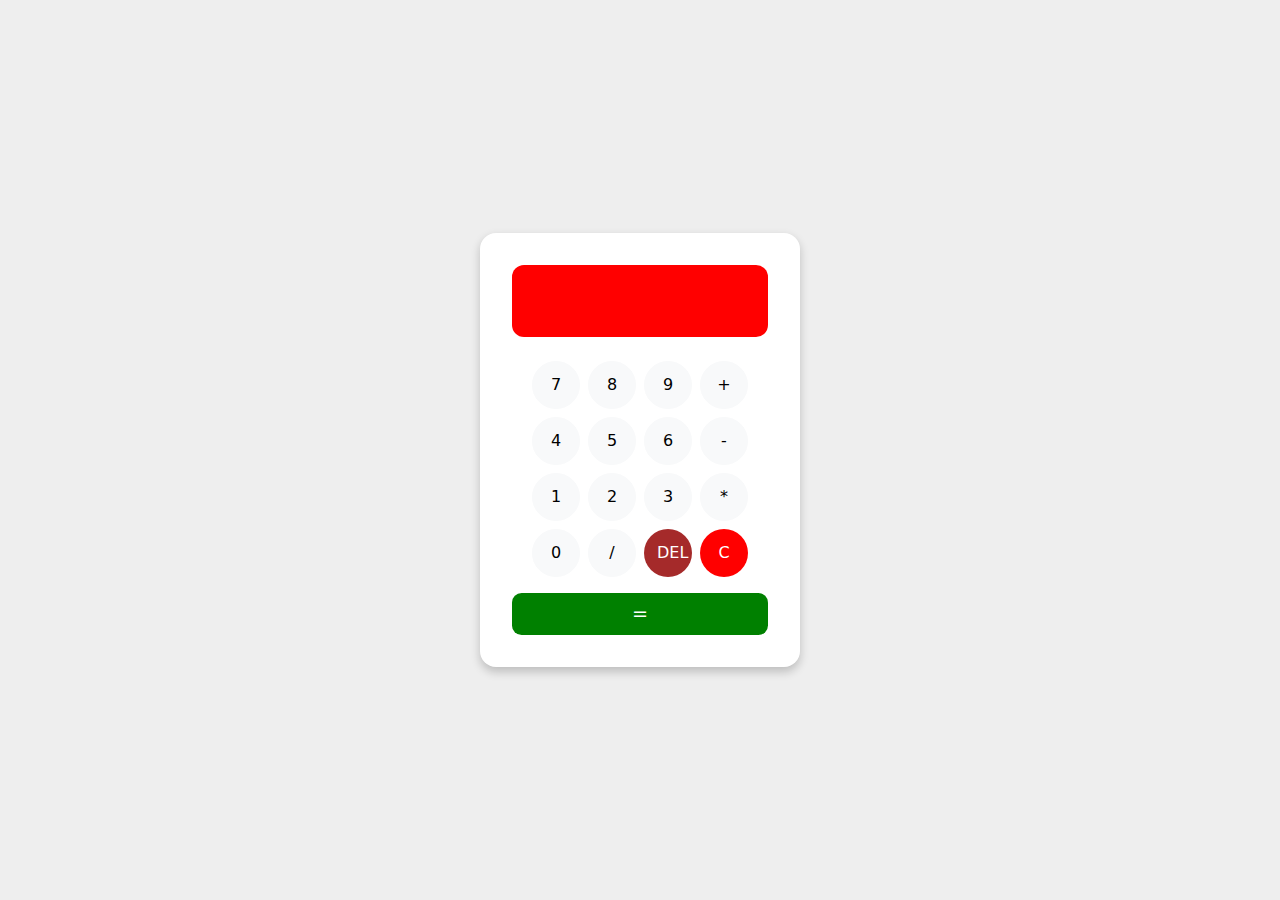
<file: calculator/index.html>
<!DOCTYPE html>
<html lang="en">
  <head>
    <meta charset="UTF-8" />
    <meta name="viewport" content="width=device-width, initial-scale=1.0" />
    <title>Calculator</title>
    <link
      href="https://cdn.jsdelivr.net/npm/bootstrap@5.3.0/dist/css/bootstrap.min.css"
      rel="stylesheet"
    />
    <link rel="stylesheet" href="style.css">
  </head>
<div class="calc text-center">
    <!-- screen -->
    <input title="screen" id="calculatorScreen" class="form-control screen" />

    <!-- btns -->
    <div class="d-flex flex-wrap justify-content-center gap-2">
      <button class="btn btn-light btn-circle" onclick="pressKey('7')">7</button>
      <button class="btn btn-light btn-circle" onclick="pressKey('8')">8</button>
      <button class="btn btn-light btn-circle" onclick="pressKey('9')">9</button>
      <button class="btn btn-light btn-circle" onclick="pressKey('+')">+</button>

      <button class="btn btn-light btn-circle" onclick="pressKey('4')">4</button>
      <button class="btn btn-light btn-circle" onclick="pressKey('5')">5</button>
      <button class="btn btn-light btn-circle" onclick="pressKey('6')">6</button>
      <button class="btn btn-light btn-circle" onclick="pressKey('-')">-</button>

      <button class="btn btn-light btn-circle" onclick="pressKey('1')">1</button>
      <button class="btn btn-light btn-circle" onclick="pressKey('2')">2</button>
      <button class="btn btn-light btn-circle" onclick="pressKey('3')">3</button>
      <button class="btn btn-light btn-circle" onclick="pressKey('*')">*</button>

      <button class="btn btn-light btn-circle" onclick="pressKey('0')">0</button>
      <button class="btn btn-light btn-circle" onclick="pressKey('/')">/</button>
      <button class="btn btn-del btn-circle" onclick="clearScreen()">DEL</button>
      <button class="btn btn-c btn-circle" onclick="">C</button>
    </div>

    <button class="btn btn-equal mt-3">=</button>
  </div>  <script src="script.js"></script>
  </body>
</html>
</file>
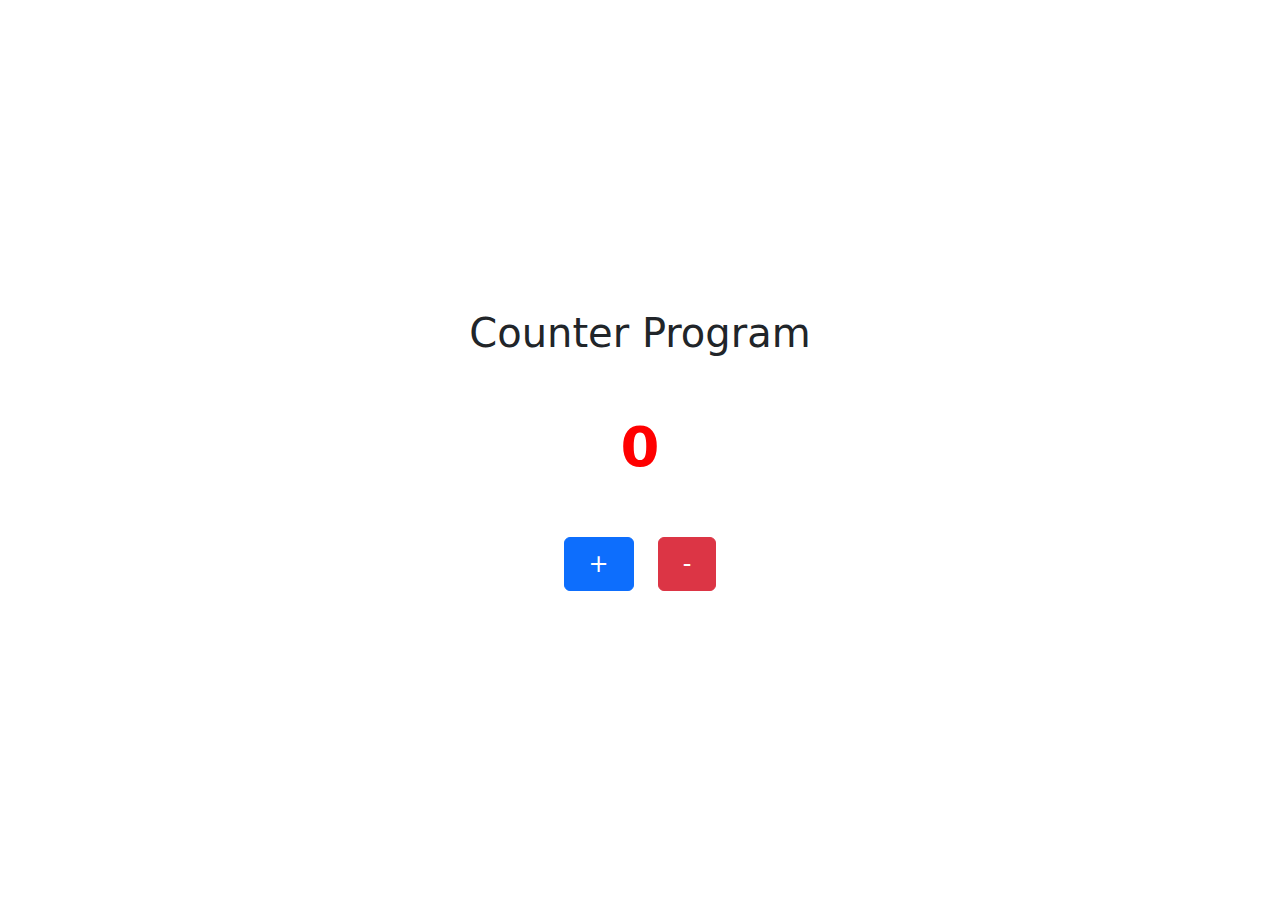
<file: counter/index.html>
<!DOCTYPE html>
<html lang="en">
  <head>
    <meta charset="UTF-8" />
    <meta name="viewport" content="width=device-width, initial-scale=1.0" />
    <title>Counter</title>

    <!-- Bootstrap -->
    <link
      href="https://cdn.jsdelivr.net/npm/bootstrap@5.3.3/dist/css/bootstrap.min.css"
      rel="stylesheet"
    />
    <link rel="stylesheet" href="style.css" />
  </head>
  <body class="d-flex justify-content-center align-items-center vh-100">
    <div class="text-center">
      <h1 class="mb-5">Counter Program</h1>
      <div id="heading" class="mb-5">0</div>
      <div class="d-flex justify-content-center gap-4">
        <button
          id="increase"
          class="btn btn-primary px-4 py-2 fs-4"
          onclick="increment()"
        >
          +
        </button>
        <button
          id="decrease"
          class="btn btn-danger px-4 py-2 fs-4"
          onclick="decrement()"
        >
          -
        </button>
      </div>
    </div>

    <script src="script.js"></script>
  </body>
</html>
</file>
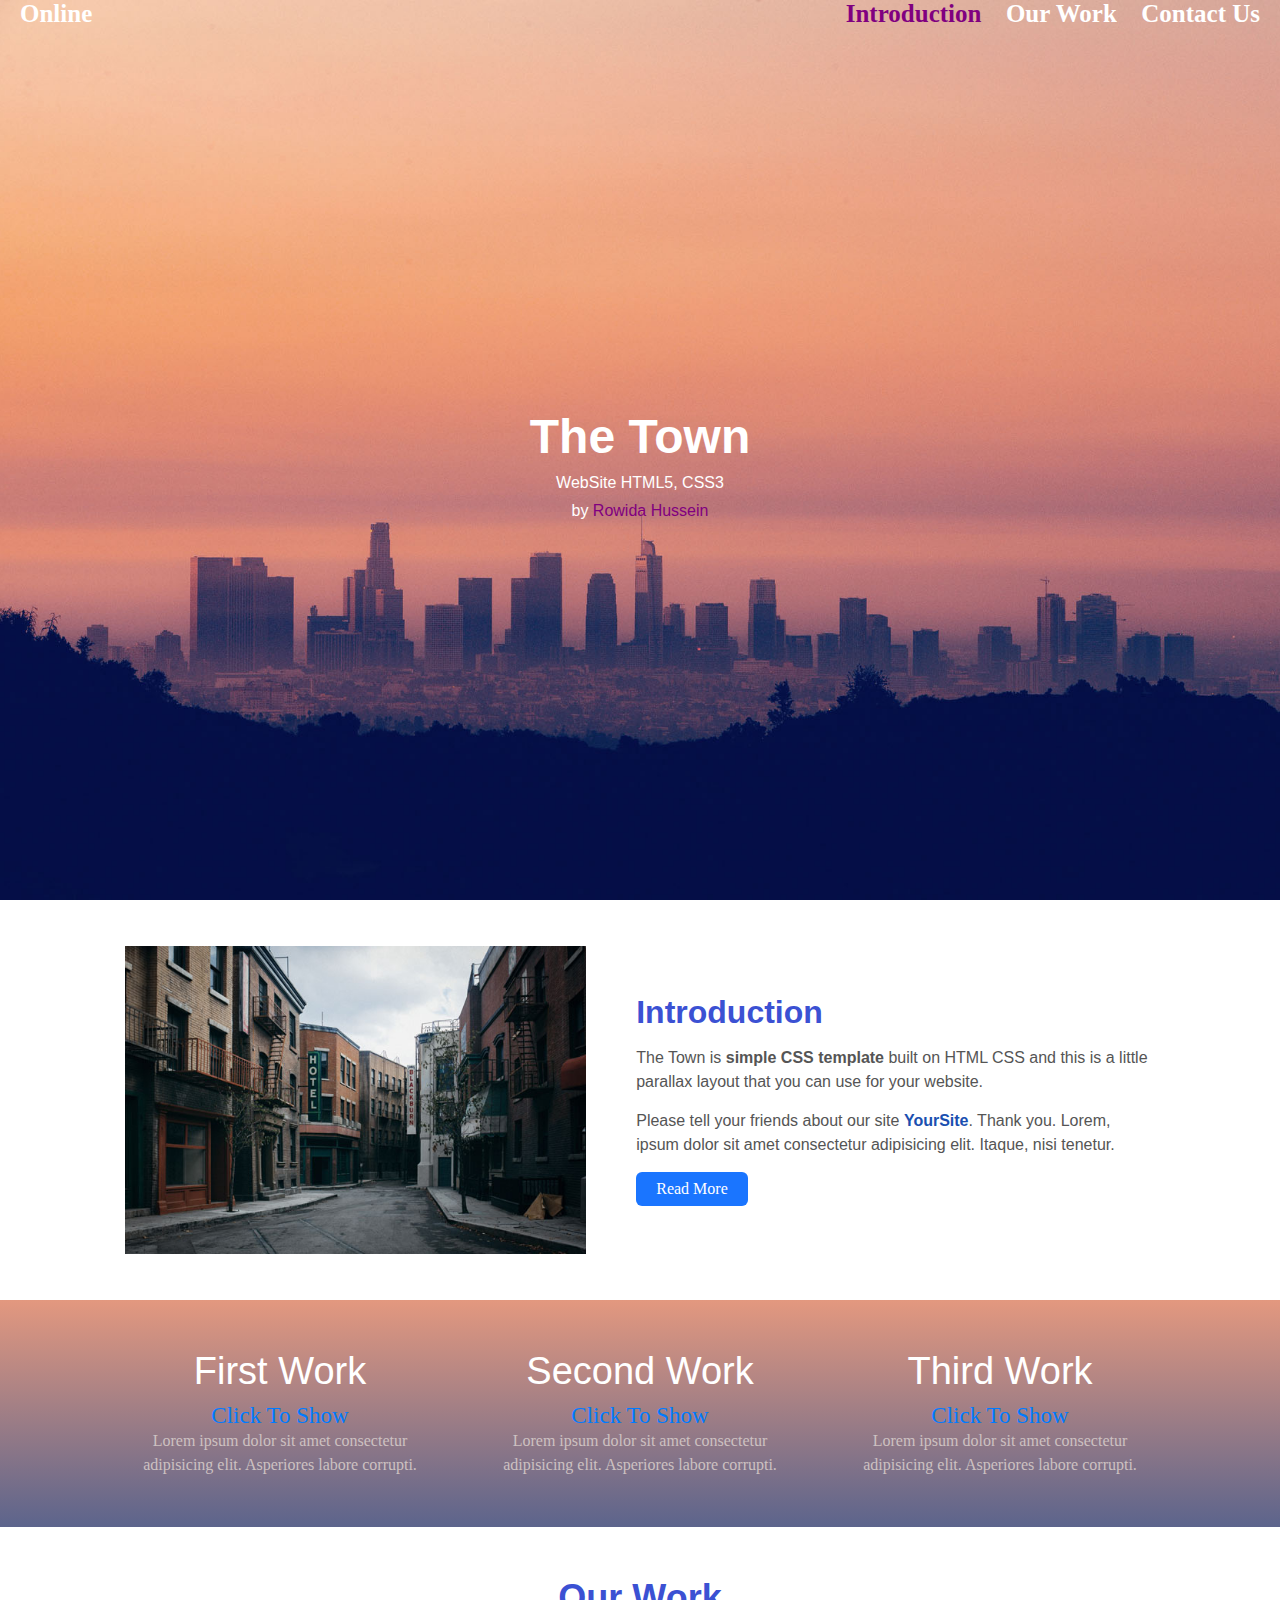
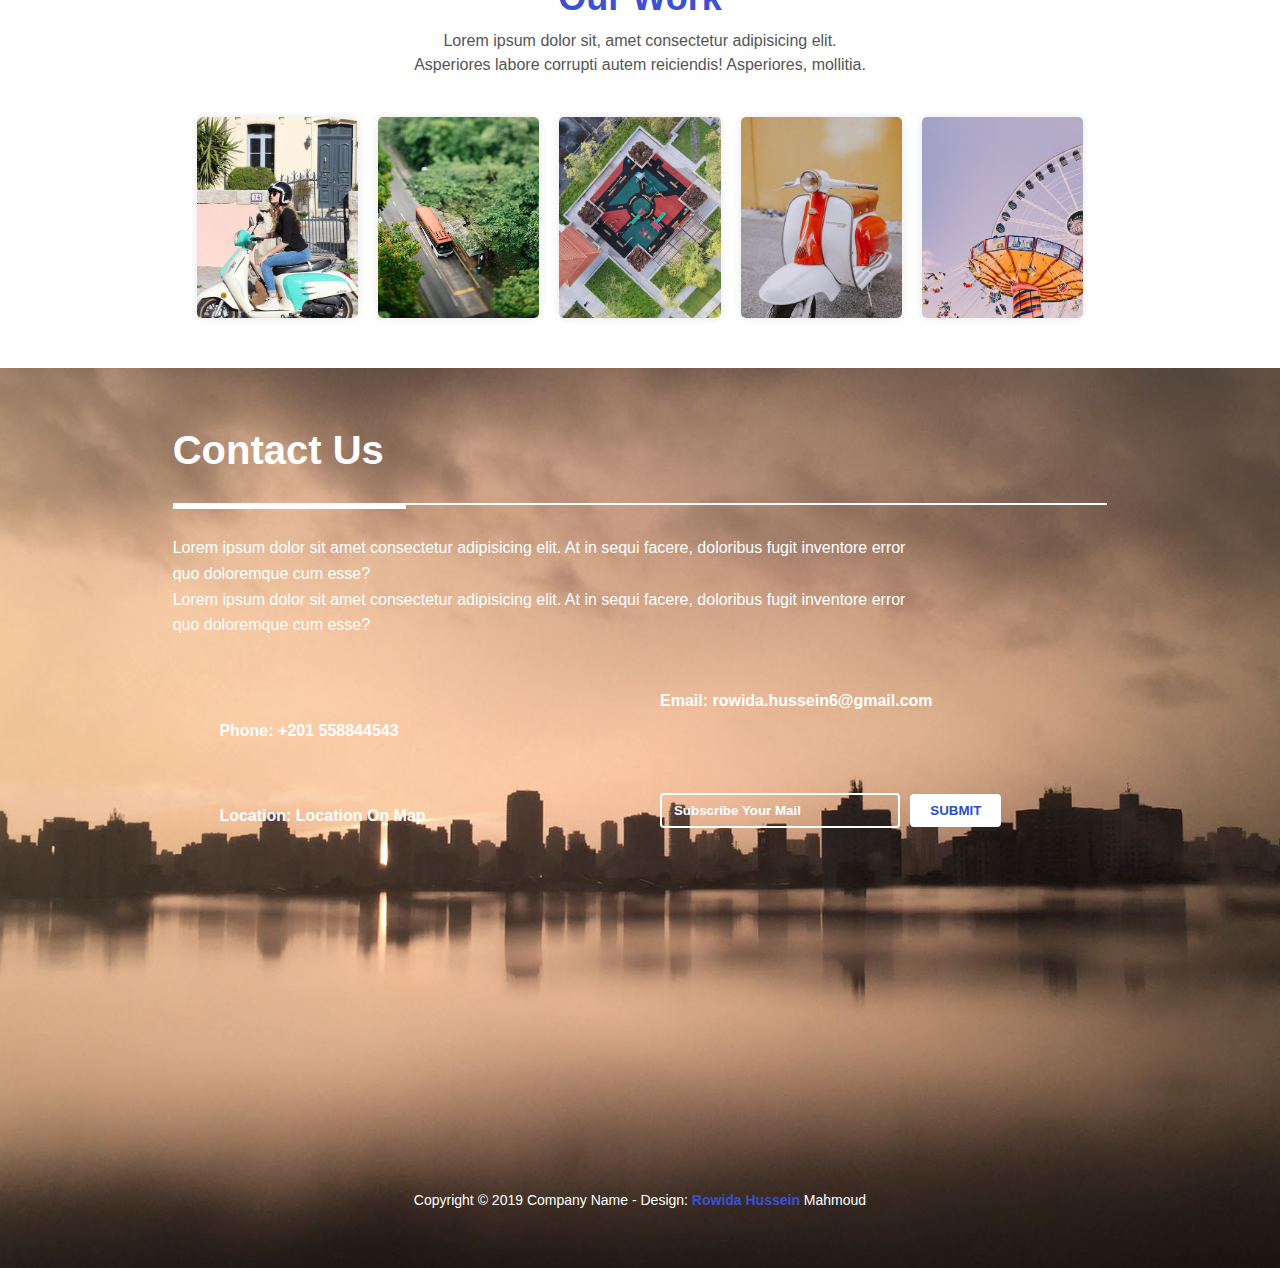
<file: task1/index.html>
<!DOCTYPE html>
<html lang="en">
  <head>
    <meta charset="UTF-8" />
    <meta name="viewport" content="width=device-width, initial-scale=1.0" />
    <title>React App</title>
    <link rel="stylesheet" href="style.css" />
  </head>
  <body>
    <section class="hero-section">
      <header>
        <a href="#" class="logo">Online</a>
        <nav>
          <a href="#" class="active">Introduction</a>
          <a href="#">Our Work</a>
          <a href="#">Contact Us</a>
        </nav>
      </header>

      <div class="hero-content">
        <h1>The Town</h1>
        <p>WebSite HTML5, CSS3</p>
        <p>by <span>Rowida Hussein</span></p>
      </div>
    </section>

    <section class="intro-section">
      <img src="img/street.jpg" alt="Street" class="intro-img" />
      <div class="intro-text">
        <h2>Introduction</h2>
        <p>
          The Town is <strong>simple CSS template</strong> built on HTML CSS and
          this is a little parallax layout that you can use for your website.
        </p>
        <p>
          Please tell your friends about our site <a href="#">YourSite</a>.
          Thank you. Lorem, ipsum dolor sit amet consectetur adipisicing elit.
          Itaque, nisi tenetur.
        </p>
        <button>Read More</button>
      </div>
    </section>

    <section class="works-section">
      <div class="work-card">
        <h2>First Work</h2>
        <a href="#">Click To Show</a>
        <p>
          Lorem ipsum dolor sit amet consectetur adipisicing elit. Asperiores
          labore corrupti.
        </p>
      </div>
      <div class="work-card">
        <h2>Second Work</h2>
        <a href="#">Click To Show</a>
        <p>
          Lorem ipsum dolor sit amet consectetur adipisicing elit. Asperiores
          labore corrupti.
        </p>
      </div>
      <div class="work-card">
        <h2>Third Work</h2>
        <a href="#">Click To Show</a>
        <p>
          Lorem ipsum dolor sit amet consectetur adipisicing elit. Asperiores
          labore corrupti.
        </p>
      </div>
    </section>

    <section class="our-work-section">
      <div class="section-title">
        <h2>Our Work</h2>
        <p>
          Lorem ipsum dolor sit, amet consectetur adipisicing elit.<br />
          Asperiores labore corrupti autem reiciendis! Asperiores, mollitia.
        </p>
      </div>

      <div class="work-gallery">
        <img src="img/gallery-img-01.f25f9d70ba9c0d823dfc.jpg" alt="work 1" />
        <img src="img/gallery-img-02.4fd85b73e5d68c8e3858.jpg" alt="work 2" />
        <img src="img/gallery-img-03.f869b983869a8ee411c5.jpg" alt="work 3" />
        <img src="img/gallery-img-04.a5c52c8ad07dbb52d80b.jpg" alt="work 4" />
        <img src="img/gallery-img-05.02ff04a6a3436acc970b.jpg" alt="work 5" />
      </div>
    </section>

    <section class="contact-section">
      <div class="contact-content">
        <h2>Contact Us</h2>
        <hr />
        <p>
          Lorem ipsum dolor sit amet consectetur adipisicing elit. At in sequi
          facere, doloribus fugit inventore error quo doloremque cum esse?<br />
          Lorem ipsum dolor sit amet consectetur adipisicing elit. At in sequi
          facere, doloribus fugit inventore error quo doloremque cum esse?
        </p>

        <div class="contact-details">
          <div class="info-left">
            <p><strong>Phone:</strong> +201 558844543</p>
            <p style="padding-top: 50px">
              <strong>Location:</strong> Location On Map
            </p>
          </div>
          <div class="info-right">
            <p><strong>Email:</strong> rowida.hussein6@gmail.com</p>
            <div class="subscribe" style="padding-top: 30px;">
              <input type="email" placeholder="Subscribe Your Mail" />
              <button>SUBMIT</button>
            </div>
          </div>
        </div>
      </div>
      <footer class="contact-footer">
        <p>
          Copyright © 2019 Company Name - Design:
          <span>Rowida Hussein</span> Mahmoud
        </p>
      </footer>
    </section>
  </body>
</html>
</file>
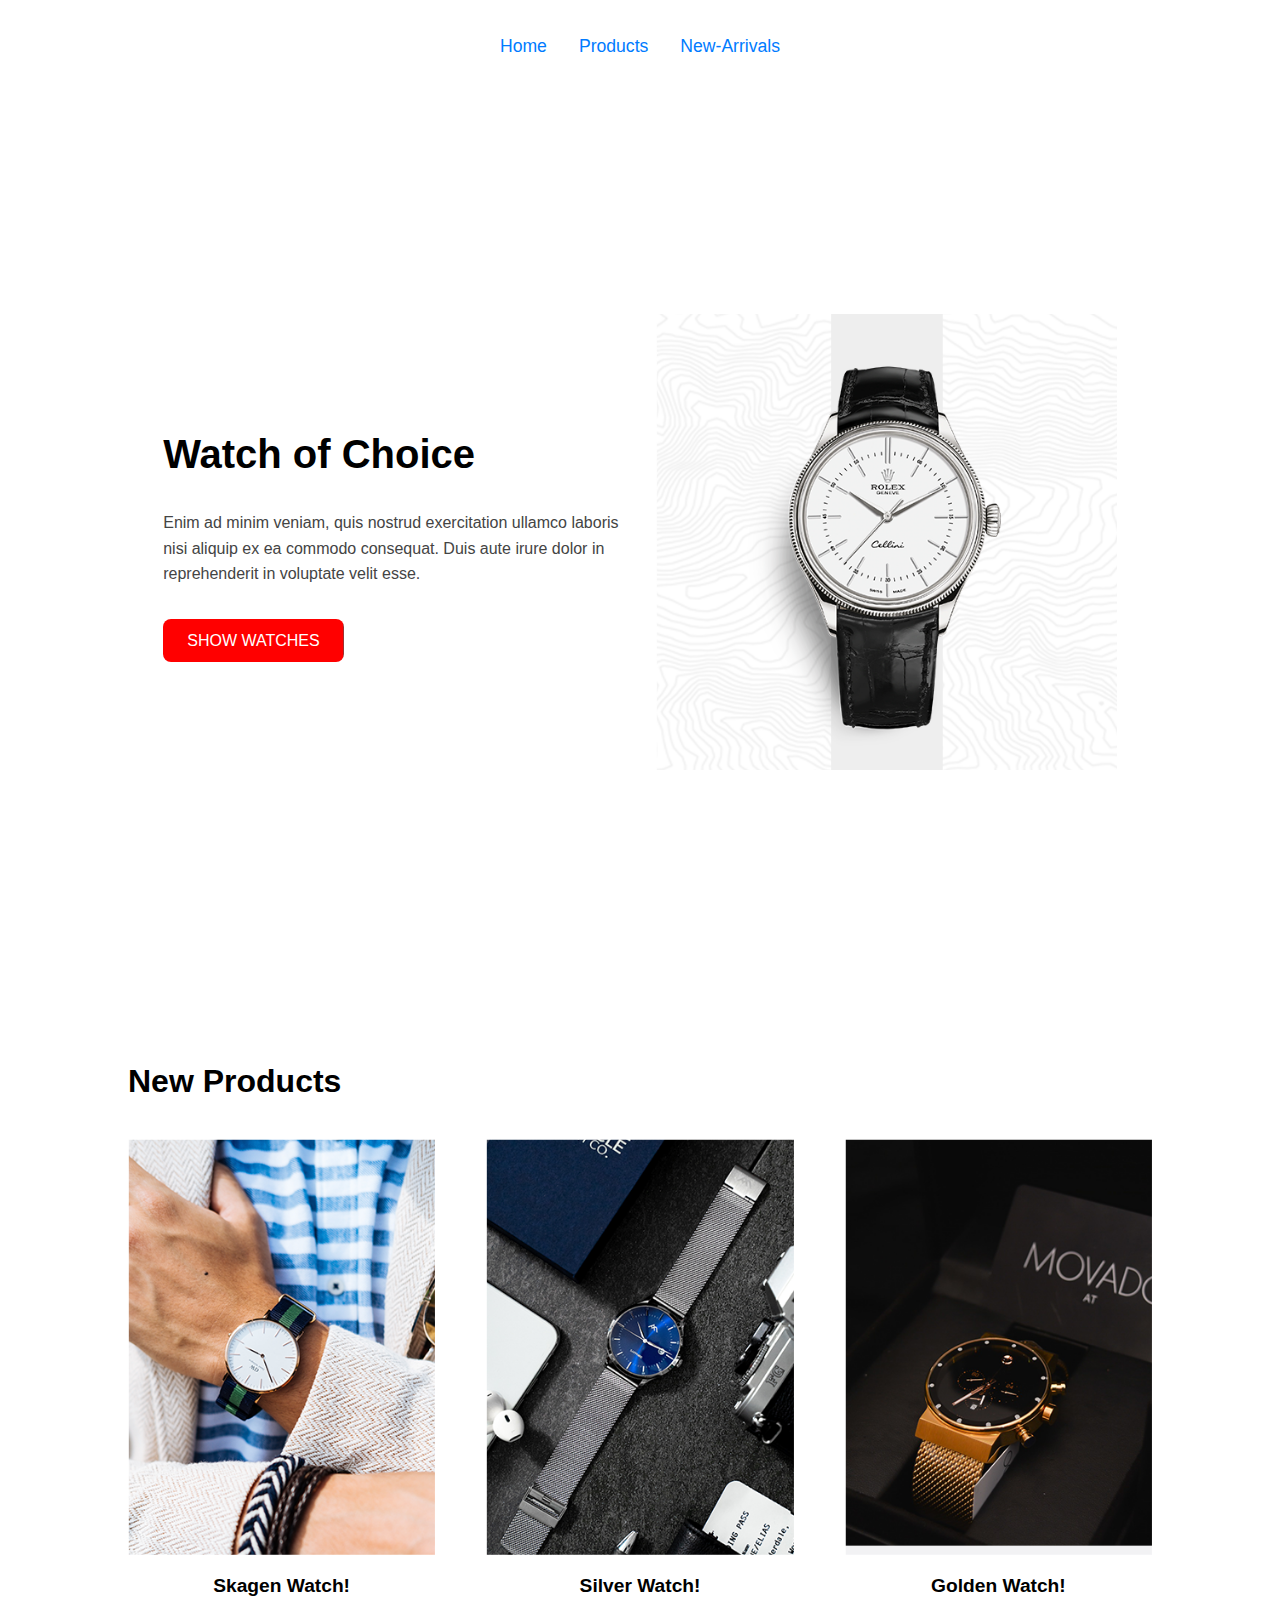
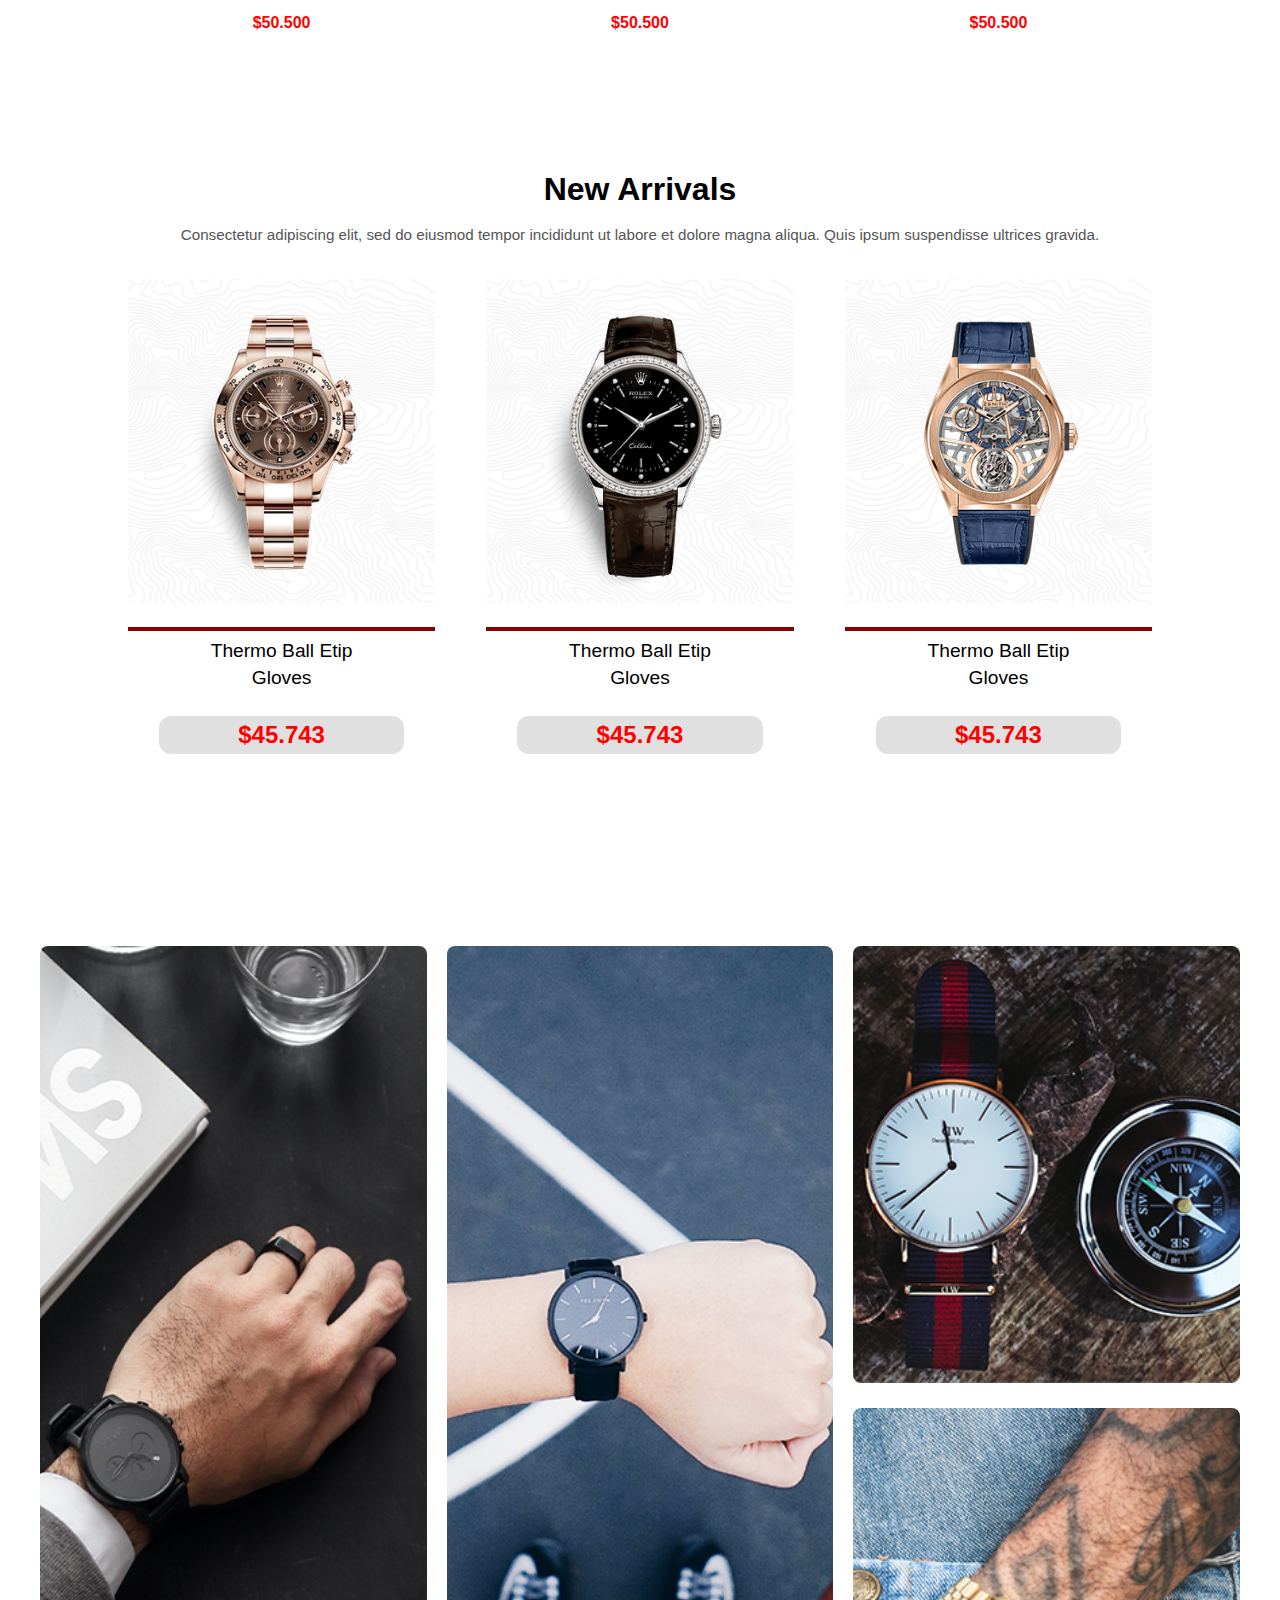
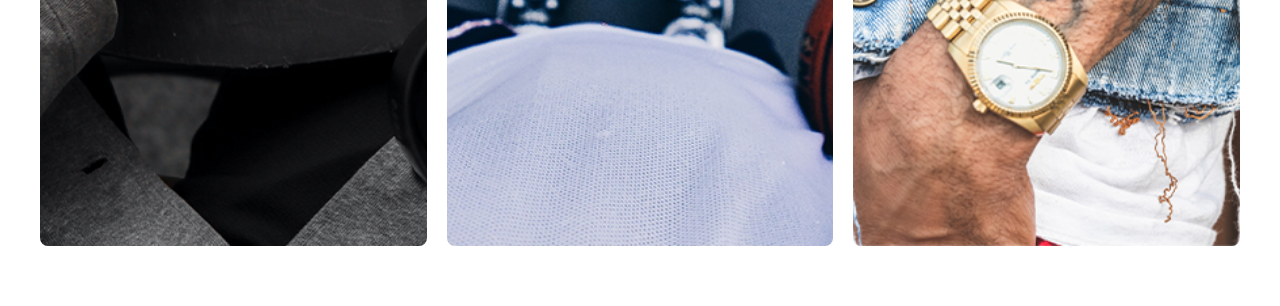
<file: task2/index.html>
<!DOCTYPE html>
<html lang="en">
  <head>
    <meta charset="UTF-8" />
    <meta name="viewport" content="width=device-width, initial-scale=1.0" />
    <title>Watches</title>
    <link rel="stylesheet" href="style.css" />
  </head>
  <body>
    <header class="navbar">
      <nav>
        <ul>
          <li><a href="#">Home</a></li>
          <li><a href="#">Products</a></li>
          <li><a href="#">New-Arrivals</a></li>
        </ul>
      </nav>
    </header>

    <section class="hero">
      <div class="hero-text">
        <h1>Watch of Choice</h1>
        <p>
          Enim ad minim veniam, quis nostrud exercitation ullamco laboris nisi
          aliquip ex ea commodo consequat. Duis aute irure dolor in
          reprehenderit in voluptate velit esse.
        </p>
        <button>SHOW WATCHES</button>
      </div>
      <div class="hero-image">
        <img src="img/choce_watch1.png" alt="Watch" />
      </div>
    </section>

    <section class="products">
      <h2>New Products</h2>
      <div class="product-list">
        <div class="product-card">
          <img src="img/new_product1.png" alt="Skagen Watch" />
          <h3>Skagen Watch!</h3>
          <p class="price-prod">$50.500</p>
        </div>
        <div class="product-card">
          <img src="img/new_product2.png" alt="Silver Watch" />
          <h3>Silver Watch!</h3>
          <p class="price-prod">$50.500</p>
        </div>
        <div class="product-card">
          <img src="img/new_product3.png" alt="Golden Watch" />
          <h3>Golden Watch!</h3>
          <p class="price-prod">$50.500</p>
        </div>
      </div>
    </section>

    <section class="arrivals">
      <h2>New Arrivals</h2>
      <p class="subtitle">
        Consectetur adipiscing elit, sed do eiusmod tempor incididunt ut labore
        et dolore magna aliqua. Quis ipsum suspendisse ultrices gravida.
      </p>
      <div class="product-list">
        <div class="product-card">
          <img src="img/popular1.png" alt="Watch 1" />
          <div class="product-info">
            <div class="underline-text">
              <span>Thermo Ball Etip<br />Gloves</span>
            </div>
            <div class="price">$45.743</div>
          </div>
        </div>

        <div class="product-card">
          <img src="img/popular2.png" alt="Watch 2" />
          <div class="product-info">
            <div class="underline-text">
              <span>Thermo Ball Etip<br />Gloves</span>
            </div>
            <div class="price">$45.743</div>
          </div>
        </div>

        <div class="product-card">
          <img src="img/popular3.png" alt="Watch 3" />
          <div class="product-info">
            <div class="underline-text">
              <span>Thermo Ball Etip<br />Gloves</span>
            </div>
            <div class="price">$45.743</div>
          </div>
        </div>
      </div>
    </section>

    <section class="watch-gallery">
      <div class="gallery">
        <div class="first_img">
          <img src="img/gallery1.png" alt="Image 1" />
        </div>

        <div class="second_img">
          <img src="img/gallery2.png" alt="Image 2" />
        </div>

        <div class="two_imgs">
          <img src="img/gallery3.png" alt="Image 3" />
          <img src="img/gallery4.png" alt="Image 4" />
        </div>
      </div>
    </section>
  </body>
</html>
</file>
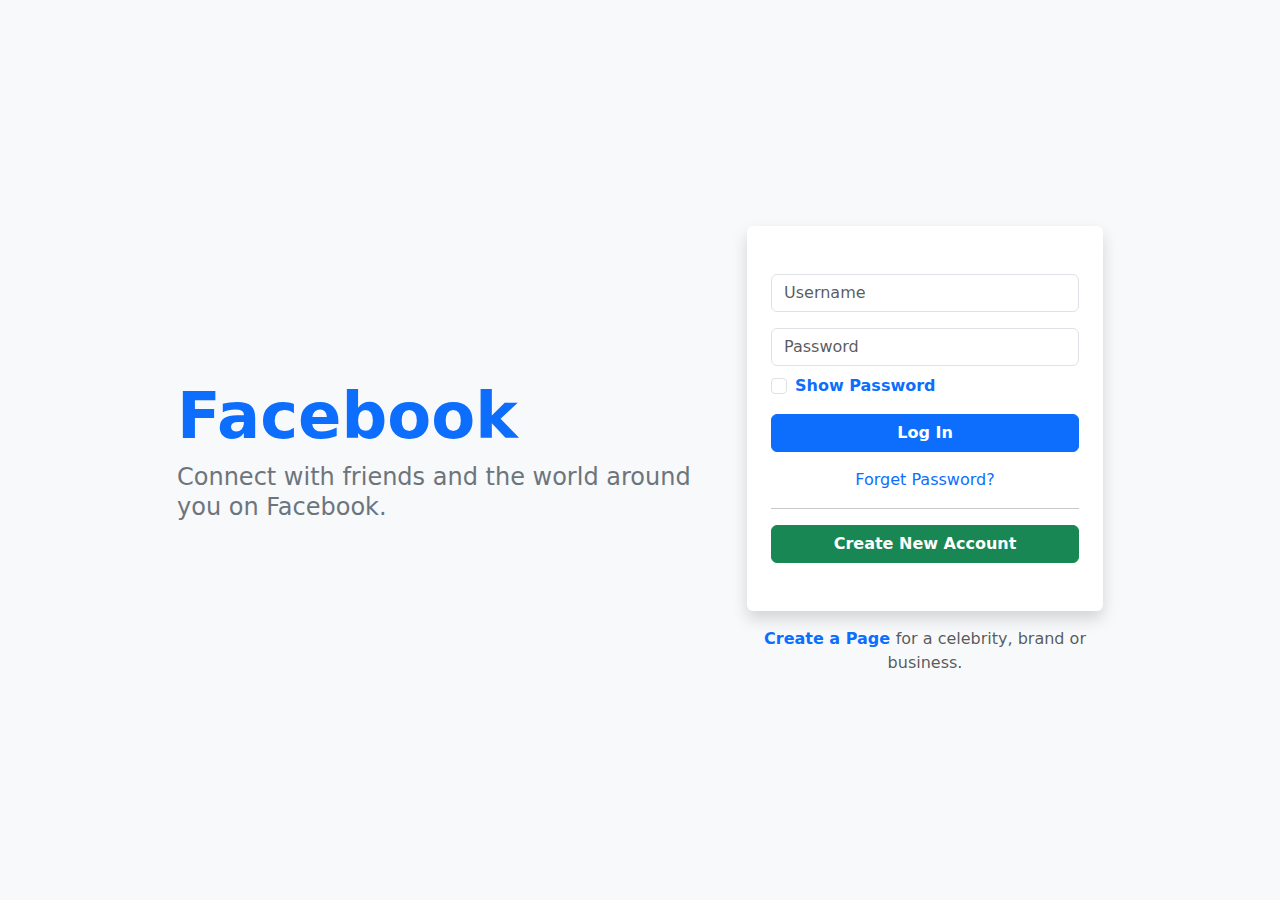
<file: task3(bootstrap)/index.html>
<!DOCTYPE html>
<html lang="en">
  <head>
    <meta charset="UTF-8" />
    <meta name="viewport" content="width=device-width, initial-scale=1.0" />
    <title>Facebook Login</title>
    <link
      href="https://cdn.jsdelivr.net/npm/bootstrap@5.3.0/dist/css/bootstrap.min.css"
      rel="stylesheet"
    />
  </head>
  <body
    class="bg-light vh-100 d-flex align-items-center justify-content-center"
  >
    <div class="container">
      <div class="row justify-content-center align-items-center">
        <!-- Left side: Facebook text -->
        <div class="col-lg-6 col-md-12 text-center text-lg-start mb-4 mb-lg-0">
          <h1 class="text-primary fw-bold display-3">Facebook</h1>
          <p class="fs-4 text-secondary lh-sm m-0">
            <span class="d-block d-md-inline">Connect with friends</span>
            <span class="d-block d-md-inline">
              and the world around you on Facebook.
            </span>
          </p>
        </div>

        <!-- Right side: Login form -->
        <div class="col-lg-4 col-md-8">
          <div class="bg-white shadow rounded px-4 py-5">
            <form id="loginForm" novalidate>
              <!-- Username -->
              <div class="mb-3">
                <input
                  type="text"
                  id="username"
                  class="form-control"
                  placeholder="Username"
                />
                <div id="userError" class="text-danger small mt-1"></div>
              </div>

              <!-- Password -->
              <div class="mb-2">
                <input
                  type="password"
                  id="password"
                  class="form-control"
                  placeholder="Password"
                />
                <div id="passError" class="text-danger small mt-1"></div>
              </div>

              <!-- Show password -->
              <div class="form-check mb-3">
                <input type="checkbox" class="form-check-input" id="showPass" />
                <label
                  class="form-check-label text-primary fw-bold"
                  for="showPass"
                >
                  Show Password
                </label>
              </div>

              <!-- Login button -->
              <div class="d-grid mb-3">
                <button type="submit" class="btn btn-primary fw-bold">
                  Log In
                </button>
              </div>

              <div class="text-center mb-3">
                <a href="#" class="text-primary text-decoration-none">
                  Forget Password?
                </a>
              </div>

              <hr />

              <div class="d-grid">
                <a href="singnup.html" class="btn btn-success fw-bold">
                  Create New Account
                </a>
              </div>
            </form>
          </div>

          <div class="text-center mt-3">
            <a
              href="signup.html"
              class="fw-bold text-primary text-decoration-none"
            >
              Create a Page
            </a>
            <span class="text-muted">
              for a celebrity, brand or business.
            </span>
          </div>
        </div>
      </div>
    </div>

    <!-- JavaScript -->
    <script src="script.js"></script>
  </body>
</html>
</file>
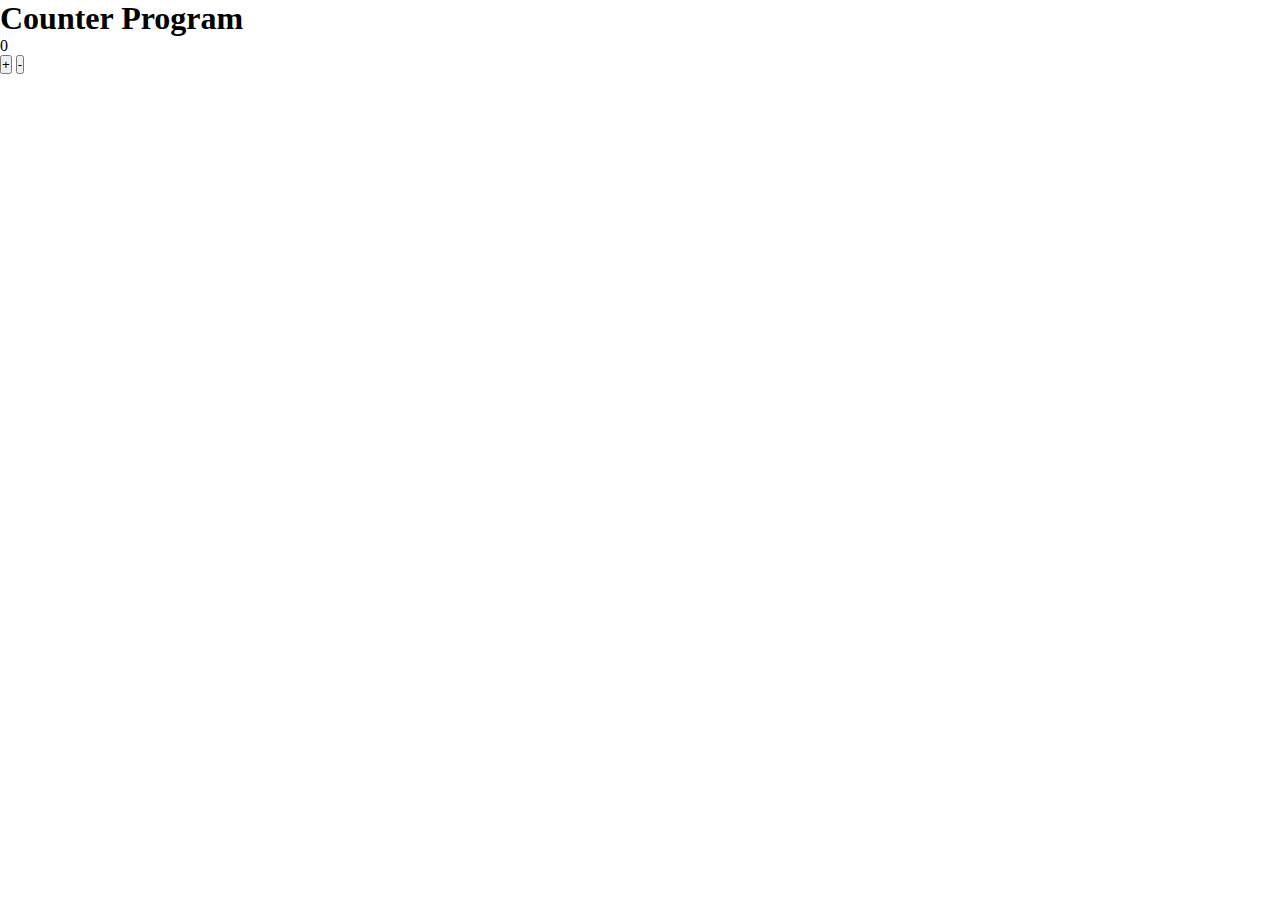
<file: test/index.html>
<!DOCTYPE html>
<html lang="en">
  <head>
    <meta charset="UTF-8" />
    <meta name="viewport" content="width=device-width, initial-scale=1.0" />

    <title>Simple Counter</title>
    <link rel="stylesheet" href="style.css" />
  </head>
  <body>
    <h1>Counter Program</h1>
    <div id="counter">0</div>
    <button id="increase">+</button>
    <button id="decrease">-</button>

    <script src="script.js"></script>
  </body>
</html>
</file>
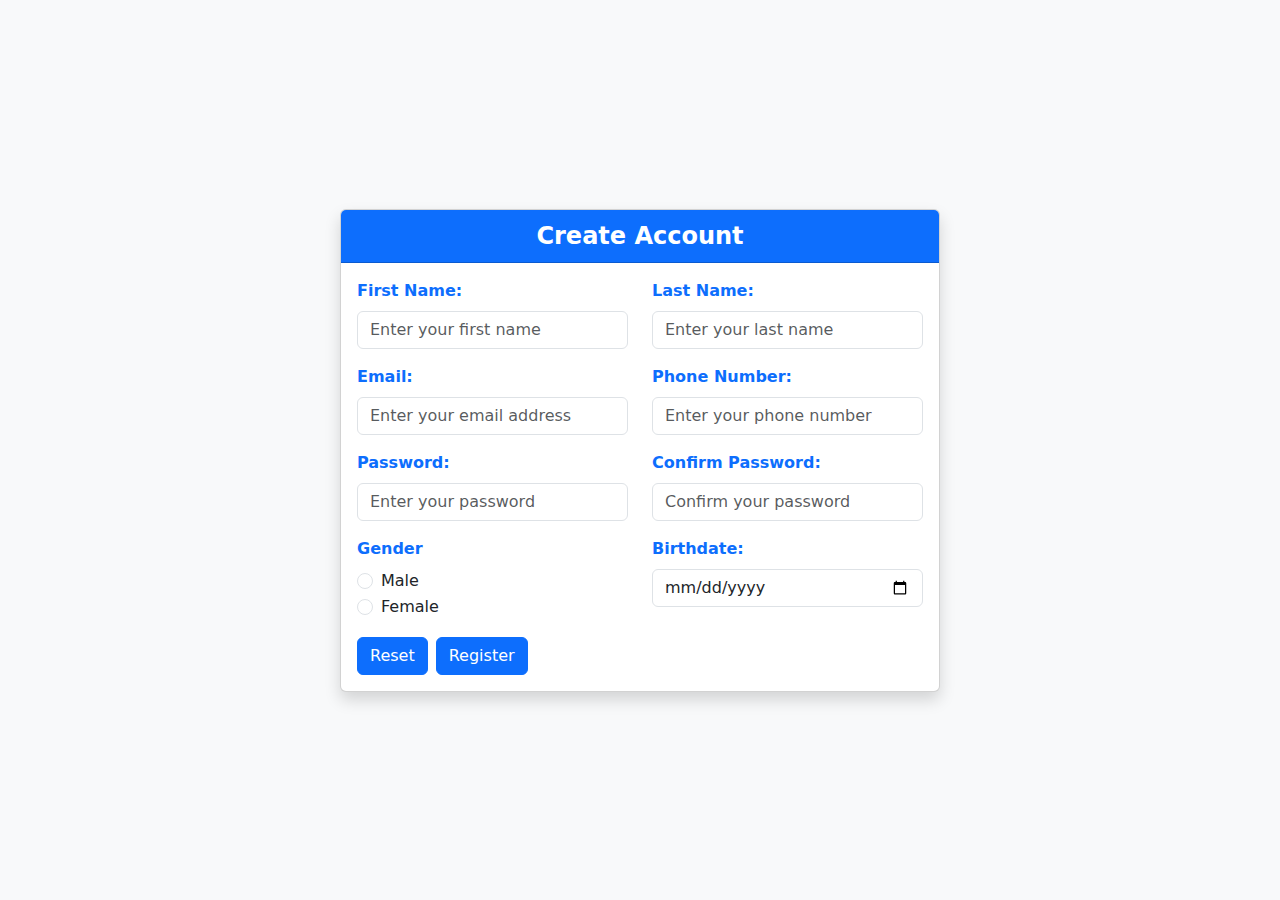
<file: task3(bootstrap)/singnup.html>
<!DOCTYPE html>
<html lang="en">
  <head>
    <meta charset="UTF-8" />
    <meta name="viewport" content="width=device-width, initial-scale=1.0" />
    <title>Create Account</title>
    <!-- Bootstrap CSS -->
    <link
      href="https://cdn.jsdelivr.net/npm/bootstrap@5.3.3/dist/css/bootstrap.min.css"
      rel="stylesheet"
    />
  </head>
  <body class="bg-light">
    <div
      class="container d-flex justify-content-center align-items-center vh-100"
    >
      <div class="card shadow" style="max-width: 600px; width: 100%">
        <div class="card-header bg-primary text-white text-center fs-4 fw-bold">
          Create Account
        </div>
        <div class="card-body">
          <form id="signupForm" novalidate>
            <div class="row mb-3">
              <div class="col">
                <label class="form-label fw-bold text-primary">First Name:</label>
                <input type="text" id="firstName" class="form-control" placeholder="Enter your first name"/>
                <div class="text-danger small" id="firstNameError"></div>
              </div>
              <div class="col">
                <label class="form-label fw-bold text-primary">Last Name:</label>
                <input type="text" id="lastName" class="form-control" placeholder="Enter your last name"/>
                <div class="text-danger small" id="lastNameError"></div>
              </div>
            </div>

            <div class="row mb-3">
              <div class="col">
                <label class="form-label fw-bold text-primary">Email:</label>
                <input type="email" id="email" class="form-control" placeholder="Enter your email address"/>
                <div class="text-danger small" id="emailError"></div>
              </div>
              <div class="col">
                <label class="form-label fw-bold text-primary">Phone Number:</label>
                <input type="text" id="phone" class="form-control" placeholder="Enter your phone number"/>
                <div class="text-danger small" id="phoneError"></div>
              </div>
            </div>

            <div class="row mb-3">
              <div class="col">
                <label class="form-label fw-bold text-primary">Password:</label>
                <input type="password" id="password" class="form-control" placeholder="Enter your password"/>
                <div class="text-danger small" id="passwordError"></div>
              </div>
              <div class="col">
                <label class="form-label fw-bold text-primary">Confirm Password:</label>
                <input type="password" id="confirmPassword" class="form-control" placeholder="Confirm your password"/>
                <div class="text-danger small" id="confirmPasswordError"></div>
              </div>
            </div>

            <div class="row mb-3">
              <div class="col">
                <label class="form-label fw-bold text-primary">Gender</label>
                <div class="form-check">
                  <input class="form-check-input" type="radio" name="gender" id="male" value="male"/>
                  <label class="form-check-label" for="male">Male</label>
                </div>
                <div class="form-check">
                  <input class="form-check-input" type="radio" name="gender" id="female" value="female"/>
                  <label class="form-check-label" for="female">Female</label>
                </div>
                <div class="text-danger small" id="genderError"></div>
              </div>
              <div class="col">
                <label class="form-label fw-bold text-primary">Birthdate:</label>
                <input placeholder="Select your birthdate" type="date" id="birthdate" class="form-control"/>
                <div class="text-danger small" id="birthdateError"></div>
              </div>
            </div>

            <div class="d-flex justify-content-start gap-2">
              <button type="reset" class="btn btn-primary">Reset</button>
              <button type="submit" class="btn btn-primary">Register</button>
            </div>
          </form>
        </div>
      </div>
    </div>
    <script src="signup.js"></script>

    <!-- Bootstrap JS -->
    <script src="https://cdn.jsdelivr.net/npm/bootstrap@5.3.3/dist/js/bootstrap.bundle.min.js"></script>
  </body>
</html>
</file>
<file: calculator/style.css>
body {
  display: flex;
  justify-content: center;
  align-items: center;
  height: 100vh;
  background: #eee;
}
.calc {
  background: #fff;
  padding: 2em;
  border-radius: 1em;
  width: 80%;
  max-width: 20em;
  box-shadow: 0 0.3em 0.6em rgba(0, 0, 0, 0.2);
}
.screen {
  background: red;
  color: #fff;
  font-size: 1.5em;
  text-align: right;
  border: none;
  border-radius: 0.5em;
  height: 3em;
  margin-bottom: 1em;
  padding-right: 0.5em;
}
.btn-circle {
  border-radius: 50% !important;
  width: 3em;
  height: 3em;
  font-size: 1em;
}
.btn-equal {
  width: 100%;
  border-radius: 0.5em;
  background: green;
  color: #fff;
  font-size: 1.2em;
}
.btn-del {
  background: brown;
  color: #fff;
}
.btn-c {
  background: red;
  color: #fff;
}
</file>
<file: counter/style.css>
#heading {
        font-size: 3.5rem;
        font-weight: bold;
        color: red;
      }
</file>
<file: task1/style.css>
* {
  margin: 0;
  padding: 0;
  box-sizing: border-box;
  user-select: none;
}

.hero-section {
  height: 100vh;
  background: url("img/the-town-bg.jpg") no-repeat center center / cover;
  color: white;
  font-family: Arial, sans-serif;
  display: flex;
  flex-direction: column;
}

header {
  display: flex;
  justify-content: space-between;
  align-items: center;
  /* height: 3.75rem; */
  padding: 0 1.25rem;
}

.logo {
  font-weight: bold;
  font-size: 1.5625rem;
  font-family: "Comic Sans MS", cursive;
  text-decoration: none;
  color: white;
}

nav a {
  color: white;
  text-decoration: none;
  margin-left: 1.25rem;
  font-weight: bold;
  font-family: "Comic Sans MS", cursive;
  font-size: 1.5625rem;
}

nav a.active {
  color: purple;
}

.hero-content {
  flex: 1;
  display: flex;
  flex-direction: column;
  justify-content: center;
  align-items: center;
  text-align: center;
}

.hero-content h1 {
  font-size: 3rem;
}

.hero-content p {
  margin-top: 0.625rem;
}

.hero-content span {
  color: purple;
}

.intro-section {
  display: flex;
  align-items: center;
  justify-content: center;
  background: white;
  height: 25rem;
  color: #555;
  font-family: Arial, sans-serif;
  padding: 0 5%;
  gap: 3.125rem;
}

.intro-img {
  width: 40%;
  height: auto;
}

.intro-text {
  max-width: 45%;
}

.intro-text h2 {
  font-size: 2rem;
  color: #3b51d3;
  margin-bottom: 0.9375rem;
}

.intro-text p {
  font-size: 1rem;
  line-height: 1.5;
  margin-bottom: 0.9375rem;
}

.intro-text a {
  color: #1a4fb0;
  font-weight: bold;
  text-decoration: none;
}

.intro-text button {
  padding: 0.5rem 1.25rem;
  background-color: #1a75ff;
  color: white;
  border: none;
  border-radius: 0.375rem;
  cursor: pointer;
  font-family: "Comic Sans MS", cursive;
  font-size: 1rem;
}

.works-section {
  padding: 3.125rem 0;
  text-align: center;
  background-image: linear-gradient(180deg, #e3987f, #5c648c);
  display: flex;
  justify-content: center;
  gap: 2.5rem;
  flex-wrap: wrap;
}

.work-card {
  width: 25%;
  min-width: 250px;
}

.work-card h2 {
  font-family: sans-serif;
  font-size: 2.375rem;
  font-weight: 200;
  padding-bottom: 0.625rem;
  color: white;
}

.work-card a {
  text-decoration: none;
  font-size: 1.4375rem;
  color: #007bff;
}

.work-card p {
  line-height: 1.5;
  color: #cdc1c1;
}

.our-work-section {
  padding: 3.125rem 1.25rem;
  background-color: white;
  text-align: center;
  font-family: Arial, sans-serif;
}

.section-title h2 {
  font-size: 2.25rem;
  color: #3b51d3;
  margin-bottom: 0.625rem;
}

.section-title p {
  font-size: 1rem;
  color: #555;
  margin-bottom: 2.5rem;
  line-height: 1.5;
}

.work-gallery {
  display: flex;
  flex-wrap: wrap;
  justify-content: center;
  gap: 1.25rem;
}

.work-gallery img {
  width: 13%;
  height: auto;
  aspect-ratio: 4/5;
  object-fit: cover;
  border-radius: 0.3125rem;
  box-shadow: 0 0 0.5rem rgba(0, 0, 0, 0.1);
  transition: transform 0.3s ease;
}

.work-gallery img:hover {
  transform: scale(1.05);
}

.contact-section {
  background: url("img/the-town-bg-02.d00ce147e8572c7e554e.jpg") no-repeat
    center center / cover;
  background-size: 135%;
  color: white;
  padding: 3.75rem 1.875rem;
  font-family: Arial, sans-serif;
  position: relative;
  min-height: 100vh;
  display: flex;
  flex-direction: column;
  justify-content: space-between;
  text-align: left;
}

.contact-content {
  max-width: 90%;
  margin: 0 auto;
}

.contact-content h2 {
  font-size: 2.5rem;
  margin-bottom: 0.625rem;
  position: relative;
}

.contact-content h2::before {
  content: "";
  position: absolute;
  left: 0;
  bottom: -2.25rem;
  width: 25%;
  height: 0.375rem;
  background-color: white;
}

.contact-content hr {
  width: 100%;
  border: 1px solid white;
  margin: 1.875rem 0;
}

.contact-content p {
  font-size: 1rem;
  line-height: 1.6;
  max-width: 80%;
  margin-bottom: 2.5rem;
}

.contact-details {
  display: flex;
  justify-content: space-between;
  flex-wrap: wrap;
  max-width: 90%;
  margin: auto;
  margin-top: 1.25rem;
  gap: 2.5rem;
}

.info-left,
.info-right {
  flex: 1;
  min-width: 300px;
}

.info-left p {
  margin: 0.625rem 0;
  font-weight: bold;
  padding-top: 1.875rem;
}

.info-right p {
  margin: 0.625rem 0;
  font-weight: bold;
}

.subscribe {
  margin-top: 3.125rem;
  display: flex;
  gap: 0.625rem;
  align-items: center;
}

.subscribe input {
  padding: 0.5rem 0.75rem;
  border: 0.125rem solid white;
  background: transparent;
  color: white;
  border-radius: 0.25rem;
  width: 60%;
  max-width: 250px;
  font-weight: bold;
}

.subscribe input::placeholder {
  color: white;
  font-weight: bold;
}

.subscribe button {
  padding: 0.5625rem 1.25rem;
  background-color: white;
  color: #2c4ec3;
  border: none;
  border-radius: 0.25rem;
  cursor: pointer;
  font-weight: bold;
}

.contact-footer {
  margin-top: 2.5rem;
  font-size: 0.875rem;
  text-align: center;
  color: white;
}

.contact-footer span {
  color: #3b51d3;
  font-weight: bold;
}
@media (max-width: 768px) {
  header {
    flex-direction: column;
    height: auto;
    padding: 1rem;
    text-align: center;
    gap: 1rem;
  }

  nav {
    display: flex;
    flex-direction: column;
    align-items: center;
  }

  nav a {
    margin: 0.5rem 0;
  }

  .hero-content h1 {
    font-size: 2rem;
  }

  .intro-section {
    flex-direction: column;
    height: auto;
    padding: 2rem 5%;
    text-align: center;
  }

  .intro-img {
    width: 80%;
  }

  .intro-text {
    max-width: 90%;
  }

  .works-section {
    flex-direction: column;
    align-items: center;
    padding: 2rem 0;
  }

  .work-card {
    width: 90%;
  }

  .our-work-section {
    padding: 2rem 1rem;
  }

  .work-gallery img {
    width: 80%;
    height: auto;
  }

  .contact-section {
    padding: 2rem 1rem;
    text-align: center;
    background-size: cover;
  }

  .contact-content {
    max-width: 100%;
  }

  .contact-content h2::before {
    left: 50%;
    transform: translateX(-50%);
  }

  .contact-details {
    flex-direction: column;
    align-items: center;
  }

  .info-left,
  .info-right {
    width: 100%;
    text-align: center;
  }

  .subscribe {
    flex-direction: column;
    width: 100%;
  }

  .subscribe input {
    width: 90%;
  }

  .subscribe button {
    width: auto;
  }

  .contact-footer {
    font-size: 0.75rem;
  }
}
</file>
<file: test/style.css>
*{
    padding: 0%;
    margin: 0%;
    box-sizing: border-box;
}
</file>
<file: task2/style.css>
/* Reset */
* {
  margin: 0;
  padding: 0;
  box-sizing: border-box;
}

body {
  font-family: Arial, sans-serif;
  line-height: 1.6;
}

/* Navbar */
.navbar {
  padding: 2rem 5%;
  display: flex;
  justify-content: center;
  background-color: white;
}

.navbar ul {
  list-style: none;
  display: flex;
  gap: 2rem;
}

.navbar a {
  text-decoration: none;
  color: #007bff;
  font-size: 1.1rem;
  transition: color 0.3s ease;
}

.navbar a:hover {
  color: black;
}

/* Hero Section */
.hero {
  display: flex;
  justify-content: center;
  align-items: center;
  padding: 2rem 0;
  margin: 0 10%;
  height: 100vh;
  background-color: #fff;
  flex-wrap: wrap;
  gap: 2rem;
}

.hero-text {
  width: 45%;
  text-align: left;
  display: flex;
  flex-direction: column;
  align-items: flex-start;
  justify-content: center;
}

.hero-text h1 {
  font-size: 2.5rem;
  margin-bottom: 1.5rem;
}

.hero-text p {
  font-size: 1rem;
  margin-bottom: 2rem;
  color: #444;
}

.hero-text button {
  background: linear-gradient(to right, #555 50%, red 50%);
  background-size: 200% 100%;
  background-position: right bottom;
  color: white;
  padding: 0.8rem 1.5rem;
  font-size: 1rem;
  border: none;
  border-radius: 0.5rem;
  cursor: pointer;
  transition: background-position 0.4s ease;
}

.hero-text button:hover {
  background-position: left bottom;
}

.hero-image {
  width: 45%;
  display: flex;
  justify-content: center;
  align-items: center;
}

.hero-image img {
  max-width: 100%;
  height: auto;
}

/* Products */
.products {
  padding: 5% 10%;
  background-color: #fff;
}

.products h2 {
  font-size: 2rem;
  margin-bottom: 2rem;
  font-weight: bold;
}

.product-list {
  display: flex;
  justify-content: space-between;
  gap: 2rem;
  flex-wrap: wrap;
}

.product-card {
  width: 30%;
  text-align: center;
}

.product-card img {
  width: 100%;
  height: auto;
  display: block;
  margin-bottom: 1rem;
}

.product-card h3 {
  font-size: 1.2rem;
  margin-bottom: 0.5rem;
}

.product-card .price-prod {
  color: red;
  font-weight: bold;
}

/* Arrivals */
.arrivals {
  text-align: center;
  padding: 5% 10%;
  background-color: #fff;
}

.arrivals h2 {
  font-size: 2rem;
  margin-bottom: 0.5rem;
}

.arrivals .subtitle {
  font-size: 0.95rem;
  color: #555;
  margin-bottom: 2rem;
}

.underline-text {
  position: relative;
  font-size: 1.2rem;
  color: black;
  text-align: center;
  padding: 0.7rem 1rem;
  background-color: transparent;
  transition: all 0.4s ease;
  width: 100%;
  margin: 0;
  overflow: hidden;
}

.underline-text::after {
  content: "";
  position: absolute;
  top: 0;
  left: 0;
  width: 100%;
  height: 4px;
  background-color: #8b0000;
  z-index: 1;
  transition: height 0.4s ease;
}

.underline-text span {
  position: relative;
  z-index: 2;
  display: block;
  font-size: 1.2rem;
  line-height: 1.4;
  color: inherit;
  transition: opacity 0.3s ease;
}

.underline-text:hover::after {
  height: 100%;
}

.underline-text:hover span {
  opacity: 0;
}

.underline-text:hover::before {
  content: "Add to Cart";
  position: absolute;
  top: 10%;
  left: 50%;
  transform: translate(-50%, 0);
  z-index: 3;
  color: white;
  font-weight: bold;
  font-size: 1.2rem;
}

.price {
  background-color: #e0e0e0;
  color: red;
  font-size: 1.5rem;
  font-weight: bold;
  border-radius: 12px;
  display: inline-block;
  margin-top: 0.8rem;
  width: 80%;
}

.product-info {
  text-align: center;
  width: 100%;
  padding: 0.5rem 0;
}

/* Watch Gallery */
.watch-gallery {
  padding: 3.75rem 2.5rem;
  background: #fff;
  margin-top: 3.75rem;
}

.gallery {
  display: flex;
  justify-content: center;
  align-items: stretch;
  gap: 1.25rem;
  flex-wrap: wrap;
  min-height: 100vh;
}

.gallery .first_img,
.gallery .second_img {
  flex: 1 1 30%;
  min-width: 20rem;
  display: flex;
  justify-content: center;
  align-items: center;
  position: relative;
  overflow: hidden;
}

.two_imgs {
  flex: 1 1 30%;
  min-width: 20rem;
  display: flex;
  flex-direction: column;
  justify-content: space-between;
  align-items: center;
  gap: 1.5625rem;
}

.gallery div img {
  width: 100%;
  height: 100%;
  object-fit: cover;
  transition: all 0.5s ease;
  border-radius: 0.5rem;
  position: relative;
  z-index: 1;
  transform: scale(1);
}

.watch-gallery .gallery div:hover img {
  transform: scale(1.05);
  filter: brightness(90%);
  z-index: 1;
}

/* Media Queries */
@media (max-width: 768px) {
  .navbar {
    flex-direction: column;
    background-color: #001a2c;
    padding: 1rem;
  }

  .navbar ul {
    flex-direction: column;
    width: 100%;
    gap: 1rem;
    padding: 0;
  }

  .navbar li {
    width: 100%;
  }

  .navbar a {
    display: block;
    width: 100%;
    background-color: white;
    color: #001a2c;
    padding: 0.75rem;
    border-radius: 0.5rem;
    text-align: center;
    font-weight: bold;
    transition: 0.3s;
  }

  .navbar a:hover {
    background-color: #003b5c;
    color: white;
  }

  .hero {
    flex-direction: column;
    text-align: center;
    margin: 0 5%;
    height: auto;
  }

  .hero-text,
  .hero-image {
    width: 100%;
  }

  .hero-text {
    align-items: center;
    justify-content: center;
  }

  .product-list {
    flex-direction: column;
    align-items: center;
  }

  .product-card {
    width: 90%;
  }

  .gallery {
    flex-direction: column;
    align-items: center;
  }

  .gallery .first_img,
  .gallery .second_img,
  .two_imgs {
    width: 90%;
    min-width: unset;
  }

  .two_imgs {
    flex-direction: row;
    flex-wrap: wrap;
    gap: 1rem;
  }

  .two_imgs img {
    width: 48%;
  }

  .gallery div img {
    height: auto;
  }
}
</file>
